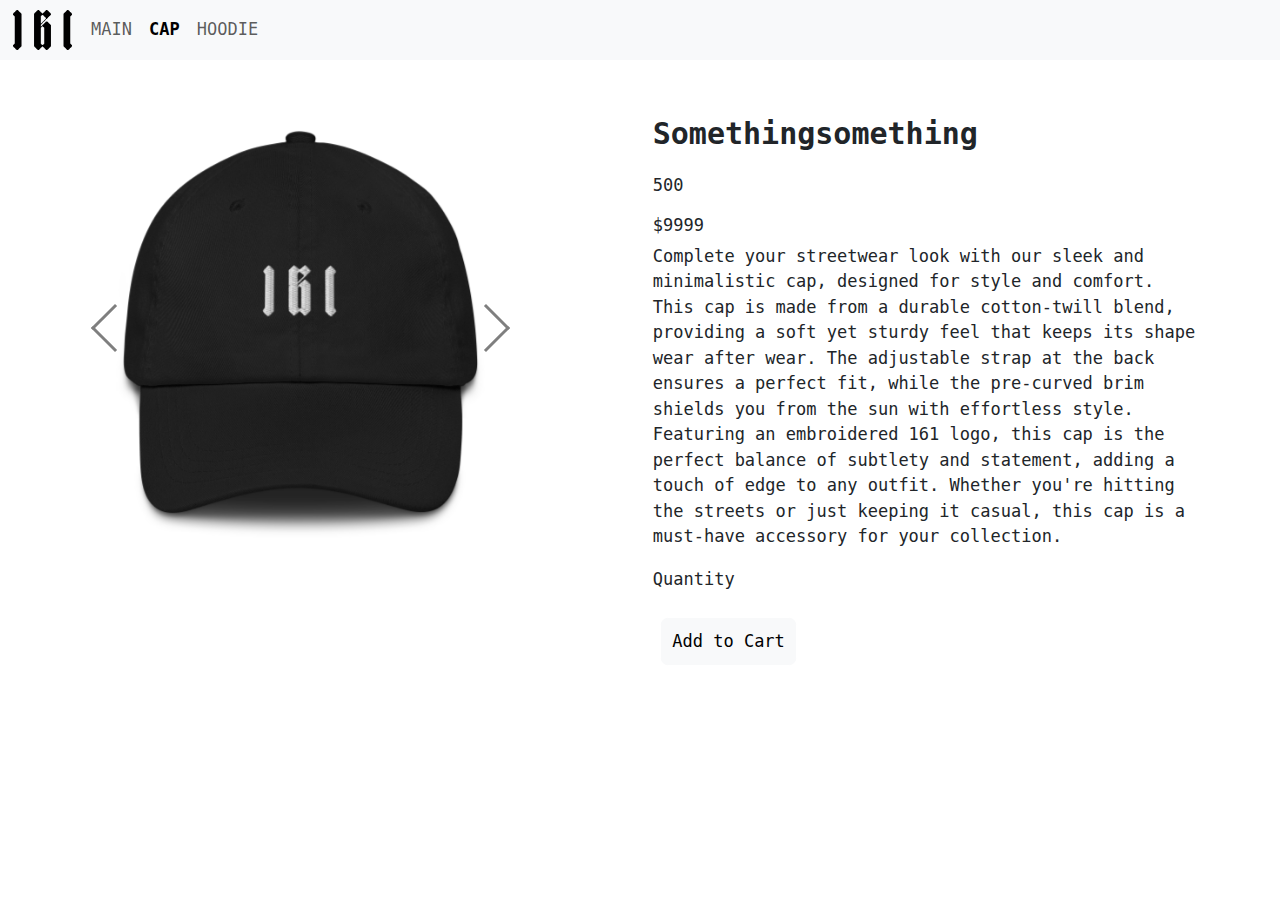
<file: cap.html>
<!DOCTYPE html>
<html lang="en">
<head>
    <meta charset="UTF-8">
    <meta name="viewport" content="width=device-width, initial-scale=1.0">
    <title>CAP</title>
    <link href="https://cdn.jsdelivr.net/npm/bootstrap@5.0.2/dist/css/bootstrap.min.css" rel="stylesheet">
    <script src="https://cdn.jsdelivr.net/npm/bootstrap@5.0.2/dist/js/bootstrap.bundle.min.js"></script>
    <link rel="stylesheet" href="style.css">
    <link rel="stylesheet" href="styleLess.css">
</head>
<body>
<main>
    <nav class="navbar navbar-expand-lg navbar-light bg-light">
        <div class="container-fluid">
            <img class="top-logo" src="161.png">
            <div class="collapse navbar-collapse show" id="navbarNavAltMarkup">
                <div class="navbar-nav">
                    <a class="nav-link" aria-current="page" href="main.html">MAIN</a>
                    <a class="nav-link active" href="cap.html">CAP</a>
                    <a class="nav-link" href="hoodie.html">HOODIE</a>
                    <a class="nav-link" href="#"></a>
                </div>
            </div>
        </div>
    </nav>

    <div class="container mt-5">
        <div class="row flex-lg-row-reverse">
            <div class="col-lg-6 col-md-12 order-2 order-lg-1">
                <p class="title">Somethingsomething</p>
                <p class="text">500</p>
                <h4 class="price">$9999</h4>
                <p class="description">
                    Complete your streetwear look with our sleek and minimalistic cap, designed for style and comfort. This cap is made from a durable cotton-twill blend, providing a soft yet sturdy feel that keeps its shape wear after wear. The adjustable strap at the back ensures a perfect fit, while the pre-curved brim shields you from the sun with effortless style. Featuring an embroidered 161 logo, this cap is the perfect balance of subtlety and statement, adding a touch of edge to any outfit. Whether you're hitting the streets or just keeping it casual, this cap is a must-have accessory for your collection.
                </p>
                <p class="text">Quantity</p>
                <div>
                    <button class="btn btn-light m-2">Add to Cart</button>
                </div>
            </div>
            <div class="col-lg-6 col-md-12 order-1 order-lg-2">
                <div id="carouselExampleControls" class="carousel slide" data-bs-ride="carousel">
                    <div class="carousel-inner custom-carousel">
                        <div class="carousel-item active">
                            <img class="d-block w-100" src="img/cap/classic-dad-hat-black-front-66ebadc34284c.jpg">
                        </div>
                        <div class="carousel-item">
                            <img class="d-block w-100" src="img/cap/classic-dad-hat-black-left-front-66ebadc34ac0c.jpg">
                        </div>
                        <div class="carousel-item">
                            <img class="d-block w-100" src="img/cap/classic-dad-hat-black-right-front-66ebadc345a51.jpg">
                        </div>
                        <div class="carousel-item">
                            <img class="d-block w-100" src="img/cap/classic-dad-hat-black-right-side-66ebadc345620.jpg">
                        </div>
                    </div>
                    <button class="carousel-control-prev carousel-prev" type="button" data-bs-target="#carouselExampleControls" data-bs-slide="prev">
                        <span class="carousel-control-prev-icon" aria-hidden="true"></span>
                    </button>
                    <button class="carousel-control-next carousel-next" type="button" data-bs-target="#carouselExampleControls" data-bs-slide="next">
                        <span class="carousel-control-next-icon" aria-hidden="true"></span>
                    </button>
                </div>
            </div>
        </div>
    </div>
</main>

<script>
    var carousel = new bootstrap.Carousel(document.getElementById('carouselExampleControls'), {
        interval: 3000,
        pause: 'hover'
    });
</script>
</body>
</html>
</file>
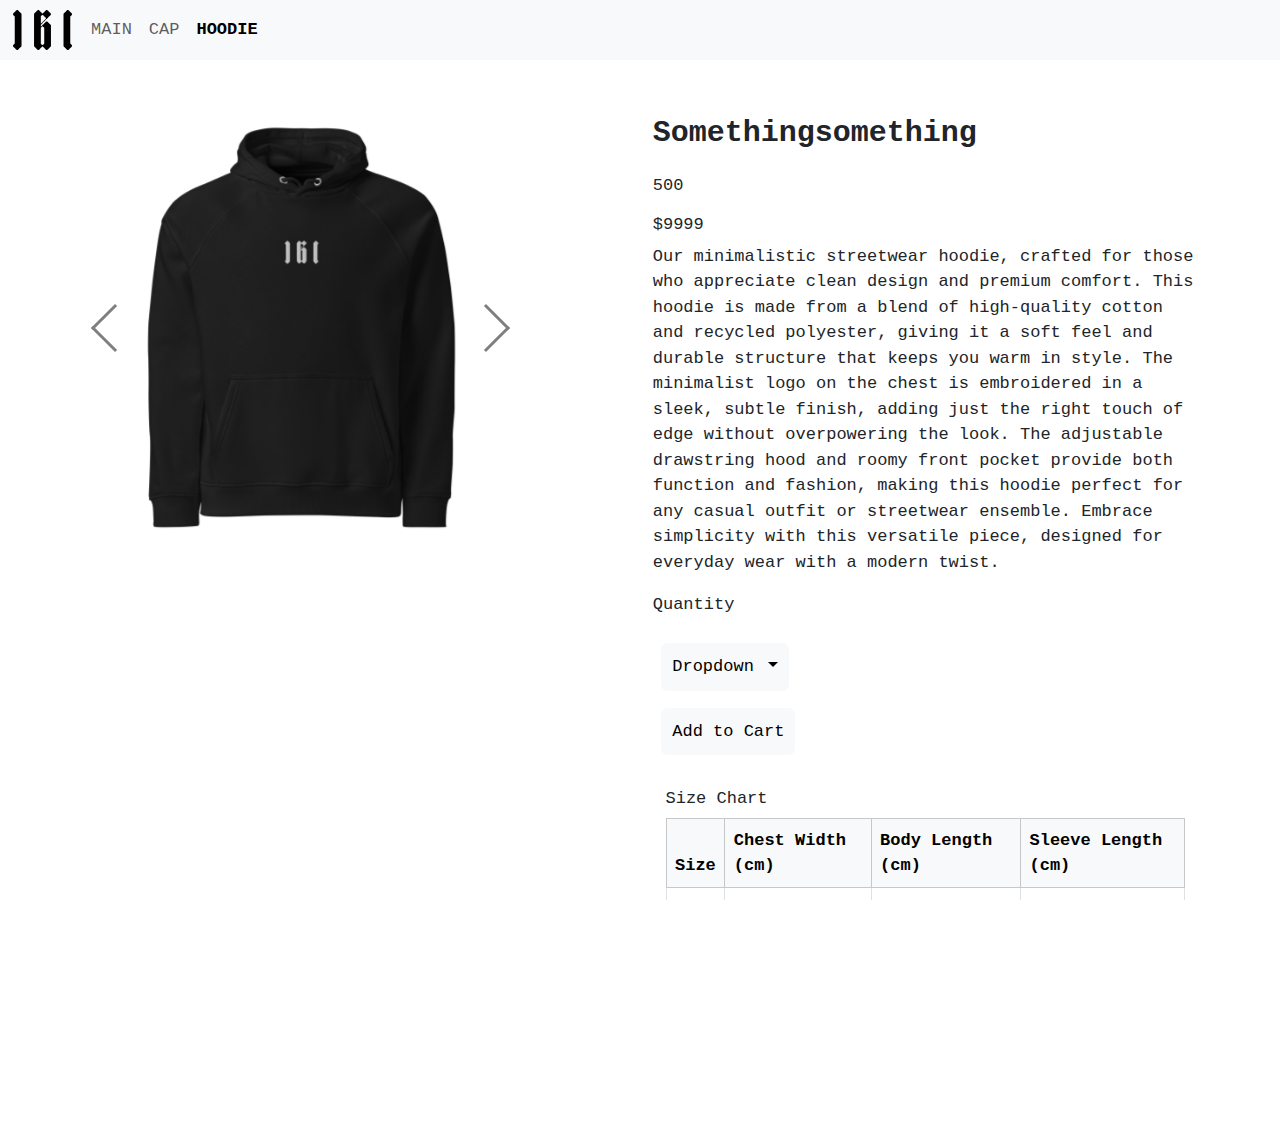
<file: hoodie.html>
<!DOCTYPE html>
<html lang="en">
<head>
    <meta charset="UTF-8">
    <meta name="viewport" content="width=device-width, initial-scale=1.0">
    <title>HOODIE</title>
    <link href="https://cdn.jsdelivr.net/npm/bootstrap@5.0.2/dist/css/bootstrap.min.css" rel="stylesheet">
    <script src="https://cdn.jsdelivr.net/npm/bootstrap@5.0.2/dist/js/bootstrap.bundle.min.js"></script>
    <link rel="stylesheet" href="style.css">
    <link rel="stylesheet" href="styleLess.css">
</head>
<body>
<main>
    <nav class="navbar navbar-expand-lg navbar-light bg-light">
        <div class="container-fluid">
            <img class="top-logo" src="161.png">
            <div class="collapse navbar-collapse show" id="navbarNavAltMarkup">
                <div class="navbar-nav">
                    <a class="nav-link" aria-current="page" href="main.html">MAIN</a>
                    <a class="nav-link" href="cap.html">CAP</a>
                    <a class="nav-link active" href="hoodie.html">HOODIE</a>
                    <a class="nav-link" href="#"></a>
                </div>
            </div>
        </div>
    </nav>

    <div class="container mt-5">
        <div class="row flex-lg-row-reverse"> <!-- Make text appear first on large screens -->
            <div class="col-lg-6 col-md-12 order-2 order-lg-1">
                <p class="title">Somethingsomething</p>
                <p class="text">500</p>
                <h4 class="price">$9999</h4>
                <p class="description">
                    Our minimalistic streetwear hoodie, crafted for those who appreciate clean design and premium comfort. This hoodie is made from a blend of high-quality cotton and recycled polyester, giving it a soft feel and durable structure that keeps you warm in style. The minimalist logo on the chest is embroidered in a sleek, subtle finish, adding just the right touch of edge without overpowering the look. The adjustable drawstring hood and roomy front pocket provide both function and fashion, making this hoodie perfect for any casual outfit or streetwear ensemble. Embrace simplicity with this versatile piece, designed for everyday wear with a modern twist.
                </p>
                <p class="text">Quantity</p>
                <div class="btn-group">
                    <button type="button" class="btn btn-light dropdown-toggle m-2" data-bs-toggle="dropdown" aria-expanded="false">
                        Dropdown
                    </button>
                    <ul class="dropdown-menu">
                        <li><span class="dropdown-item-text">Size</span></li>
                        <li><a class="dropdown-item" href="#">S</a></li>
                        <li><a class="dropdown-item" href="#">M</a></li>
                        <li><a class="dropdown-item" href="#">L</a></li>
                        <li><a class="dropdown-item" href="#">XL</a></li>
                        <li><a class="dropdown-item" href="#">XXL</a></li>
                    </ul>
                </div>
                <div>
                    <button class="btn btn-light m-2">Add to Cart</button>
                </div>
                <div class="container mt-4">
                    <h6>Size Chart</h6>
                    <table class="table table-bordered">
                        <thead class="table-light">
                            <tr>
                                <th scope="col">Size</th>
                                <th scope="col">Chest Width (cm)</th>
                                <th scope="col">Body Length (cm)</th>
                                <th scope="col">Sleeve Length (cm)</th>
                            </tr>
                        </thead>
                        <tbody>
                            <tr>
                                <td>S</td>
                                <td>51</td>
                                <td>69</td>
                                <td>84</td>
                            </tr>
                            <tr>
                                <td>M</td>
                                <td>56</td>
                                <td>71</td>
                                <td>86</td>
                            </tr>
                            <tr>
                                <td>L</td>
                                <td>61</td>
                                <td>74</td>
                                <td>89</td>
                            </tr>
                            <tr>
                                <td>XL</td>
                                <td>66</td>
                                <td>76</td>
                                <td>91</td>
                            </tr>
                            <tr>
                                <td>XXL</td>
                                <td>71</td>
                                <td>79</td>
                                <td>94</td>
                            </tr>
                        </tbody>
                    </table>
                </div>
            </div>
            <div class="col-lg-6 col-md-12 order-1 order-lg-2">
                <div id="carouselExampleControls" class="carousel slide" data-bs-ride="carousel">
                    <div class="carousel-inner custom-carousel">
                        <div class="carousel-item active">
                            <img class="d-block w-100" src="img/hoodie/unisex-eco-raglan-hoodie-black-front-66ebadde4ef04.jpg">
                        </div>
                        <div class="carousel-item">
                            <img class="d-block w-100" src="img/hoodie/unisex-eco-raglan-hoodie-black-product-details-66ebadde4df90.jpg">
                        </div>
                    </div>

                    <button class="carousel-control-prev carousel-prev" type="button" data-bs-target="#carouselExampleControls" data-bs-slide="prev">
                        <span class="carousel-control-prev-icon" aria-hidden="true"></span>
                    </button>

                    <button class="carousel-control-next carousel-next" type="button" data-bs-target="#carouselExampleControls" data-bs-slide="next">
                        <span class="carousel-control-next-icon" aria-hidden="true"></span>
                    </button>
                </div>
            </div>
        </div>
    </div>
</main>

<script>
    var carousel = new bootstrap.Carousel(document.getElementById('carouselExampleControls'), {
        interval: 3000,
        pause: 'hover'
    });
</script>
</body>
</html>
</file>
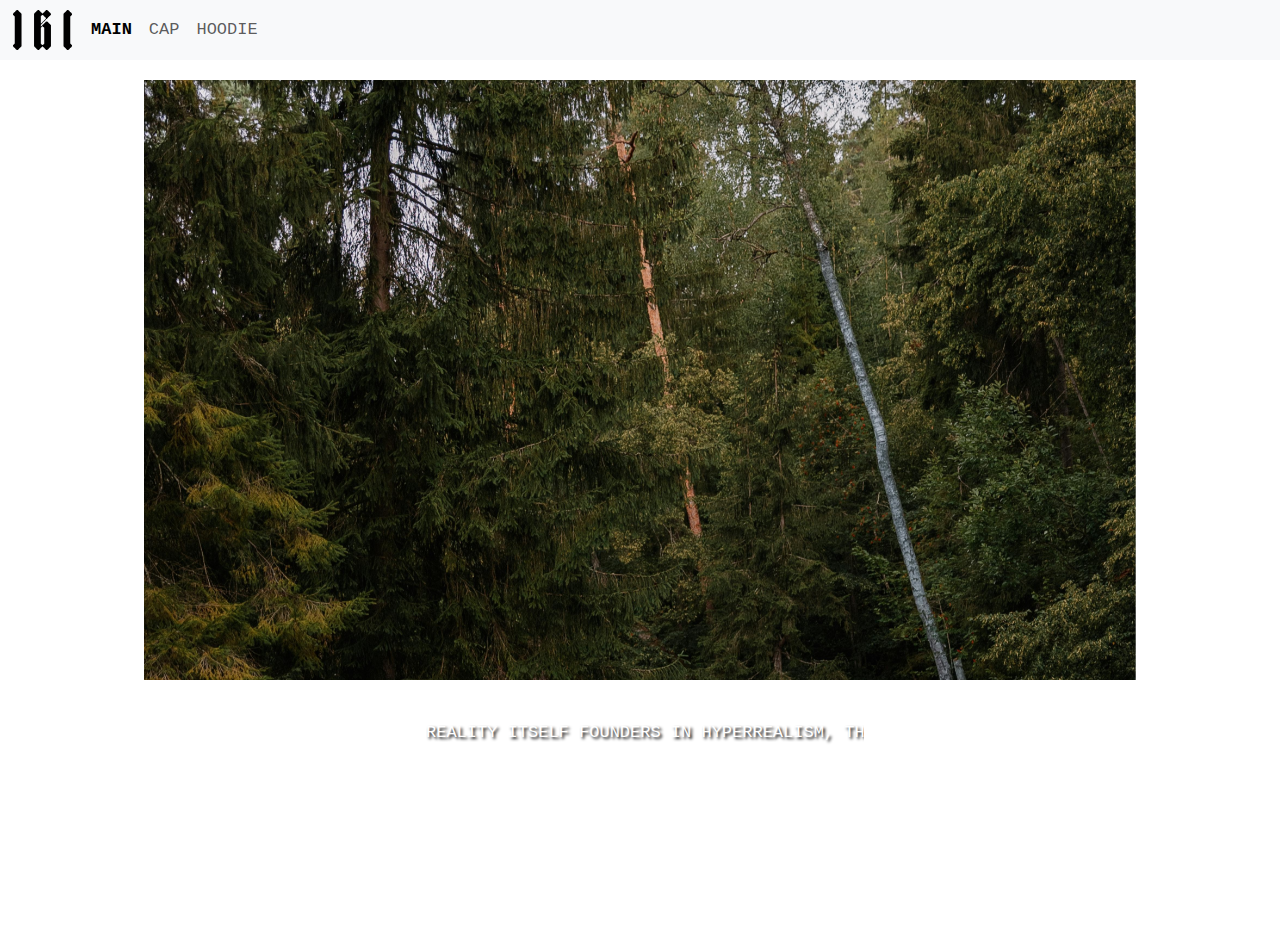
<file: main.html>
<!DOCTYPE html>
<html lang="en">
<head>
    <meta charset="UTF-8">
    <meta name="viewport" content="width=device-width, initial-scale=1.0">
    <title>161</title>
    <link href="https://cdn.jsdelivr.net/npm/bootstrap@5.0.2/dist/css/bootstrap.min.css" rel="stylesheet">
    <script src="https://cdn.jsdelivr.net/npm/bootstrap@5.0.2/dist/js/bootstrap.bundle.min.js"></script>
    <link rel="stylesheet" href="style.css">
    <link rel="stylesheet" href="styleLess.css">
</head>
<body>
    <main>
        <nav class="navbar navbar-expand-lg navbar-light bg-light">
            <div class="container-fluid">
                <img class="top-logo" src="161.png">
                <div class="collapse navbar-collapse show" id="navbarNavAltMarkup">
                    <div class="navbar-nav">
                        <a class="nav-link active" aria-current="page" href="main.html">MAIN</a>
                        <a class="nav-link" href="cap.html">CAP</a>
                        <a class="nav-link" href="hoodie.html">HOODIE</a>
                    </div>
                </div>
            </div>
        </nav>

        <div class="carousel-container">
            <div id="carouselCrossfade" class="carousel slide carousel-fade" data-bs-ride="carousel">
                <div class="carousel-inner">
                    <div class="carousel-item active">
                        <img src="img/pine1.png" class="d-block w-100" alt="Slide 1">
                    </div>
                    <div class="carousel-item">
                        <img src="img/pine2.png" class="d-block w-100" alt="Slide 2">
                    </div>
                    <div class="carousel-item">
                        <img src="img/pine3.png" class="d-block w-100" alt="Slide 3">
                    </div>
                </div>
            </div>
        </div>

        <div class="scroll-box">
            <span class="scroll-text">
              REALITY ITSELF FOUNDERS IN HYPERREALISM, THE METICULOUS REDUPLICATION OF THE REAL, PREFERABLY THROUGH ANOTHER, REPRODUCTIVE MEDIUM.
            </span>
        </div>
    </main>
    <footer>

    </footer>

    <script>
        var carousel = new bootstrap.Carousel(document.getElementById('carouselCrossfade'), {
            interval: 3000,
            pause: "hover"
        });
    </script>
</body>
</html>
</file>
<file: style.css>
html, body {
    height: 100%;
    margin: 0;
    overflow-x: hidden;
    font-size: 17px;
}

main {
    display: flex;
    flex-direction: column;
    min-height: 100vh;
}

.container-fluid {
    flex: 1;
}

footer {
    height: 50px;
}

.top-logo {
    max-height: 40px;
    padding-right: 11px;
}

.carousel-container {
    display: flex;
    justify-content: center;
    align-items: center;
    padding: 20px;
    width: 100%;
}

.carousel {
    width: 80%;
    height: auto;
}

.carousel-inner img {
    max-height: 600px;
    object-fit: cover;
}

.scroll-box {
    width: 35%;
    margin: 10px auto;
    padding: 10px;
    height: 50px;
    border: 0px solid black;
    overflow: hidden;
    position: relative;
}

.scroll-text {
    display: inline-block;
    white-space: nowrap;
    animation: scroll-left 25s linear infinite;
    position: absolute;
    color: white;
    text-shadow: 2px 2px 3px #000000;
}

@keyframes scroll-left {
    0% {
        transform: translateX(50%);
    }
    100% {
        transform: translateX(-100%);
    }
}

.col-md-6 {
    flex: 1;
    padding: 20px;
    margin: 10px;
    background-color: white;
    padding: 10px;
}

.title {
    font-size: 30px;
    font-weight: bold;
    text-align: left;
}

.text {
    font-size: 17px;
    text-align: left;
}

.price {
    font-size: 17px;
    text-align: left;
}

.description {
    font-size: 17px;
    text-align: left;
}

.table {
    width: 100%;
    border-collapse: collapse;
    padding: 100px;
}

.btn {
    padding: 10px;
}

.centered {
    display: flex;
    justify-content: center;
    align-items: center;

}


.size {
    max-width: 100px;
    height: auto;
}

.button {
    padding: 10px;
    border: 1px solid black;
}

.active {
    font-weight: bolder;
}

.carousel-control-prev-icon {
    background-image: none;
    border: solid 2px;
    border-width: 0 3px 3px 0;
    display: inline-block;
    padding: 10px;
    transform: rotate(135deg);
    color: #000;
    background-color: transparent;
}

.carousel-control-next-icon {
    background-image: none;
    border: solid 2px;
    border-width: 0 3px 3px 0;
    display: inline-block;
    padding: 10px;
    transform: rotate(-45deg);
    color: #000;
    background-color: transparent;
}
</file>
<file: styleLess.css>
html {
  cursor: crosshair;
}
html body {
  font-family: monospace;
}
html body a:hover,
html body .navbar:hover,
html body .btn:hover,
html body .button:hover,
html body .centered:hover,
html body .dropdown-menu:hover,
html body .dropdown-item:hover,
html body .dropdown-toggle:hover,
html body .dropdown:hover {
  cursor: crosshair;
}
</file>
